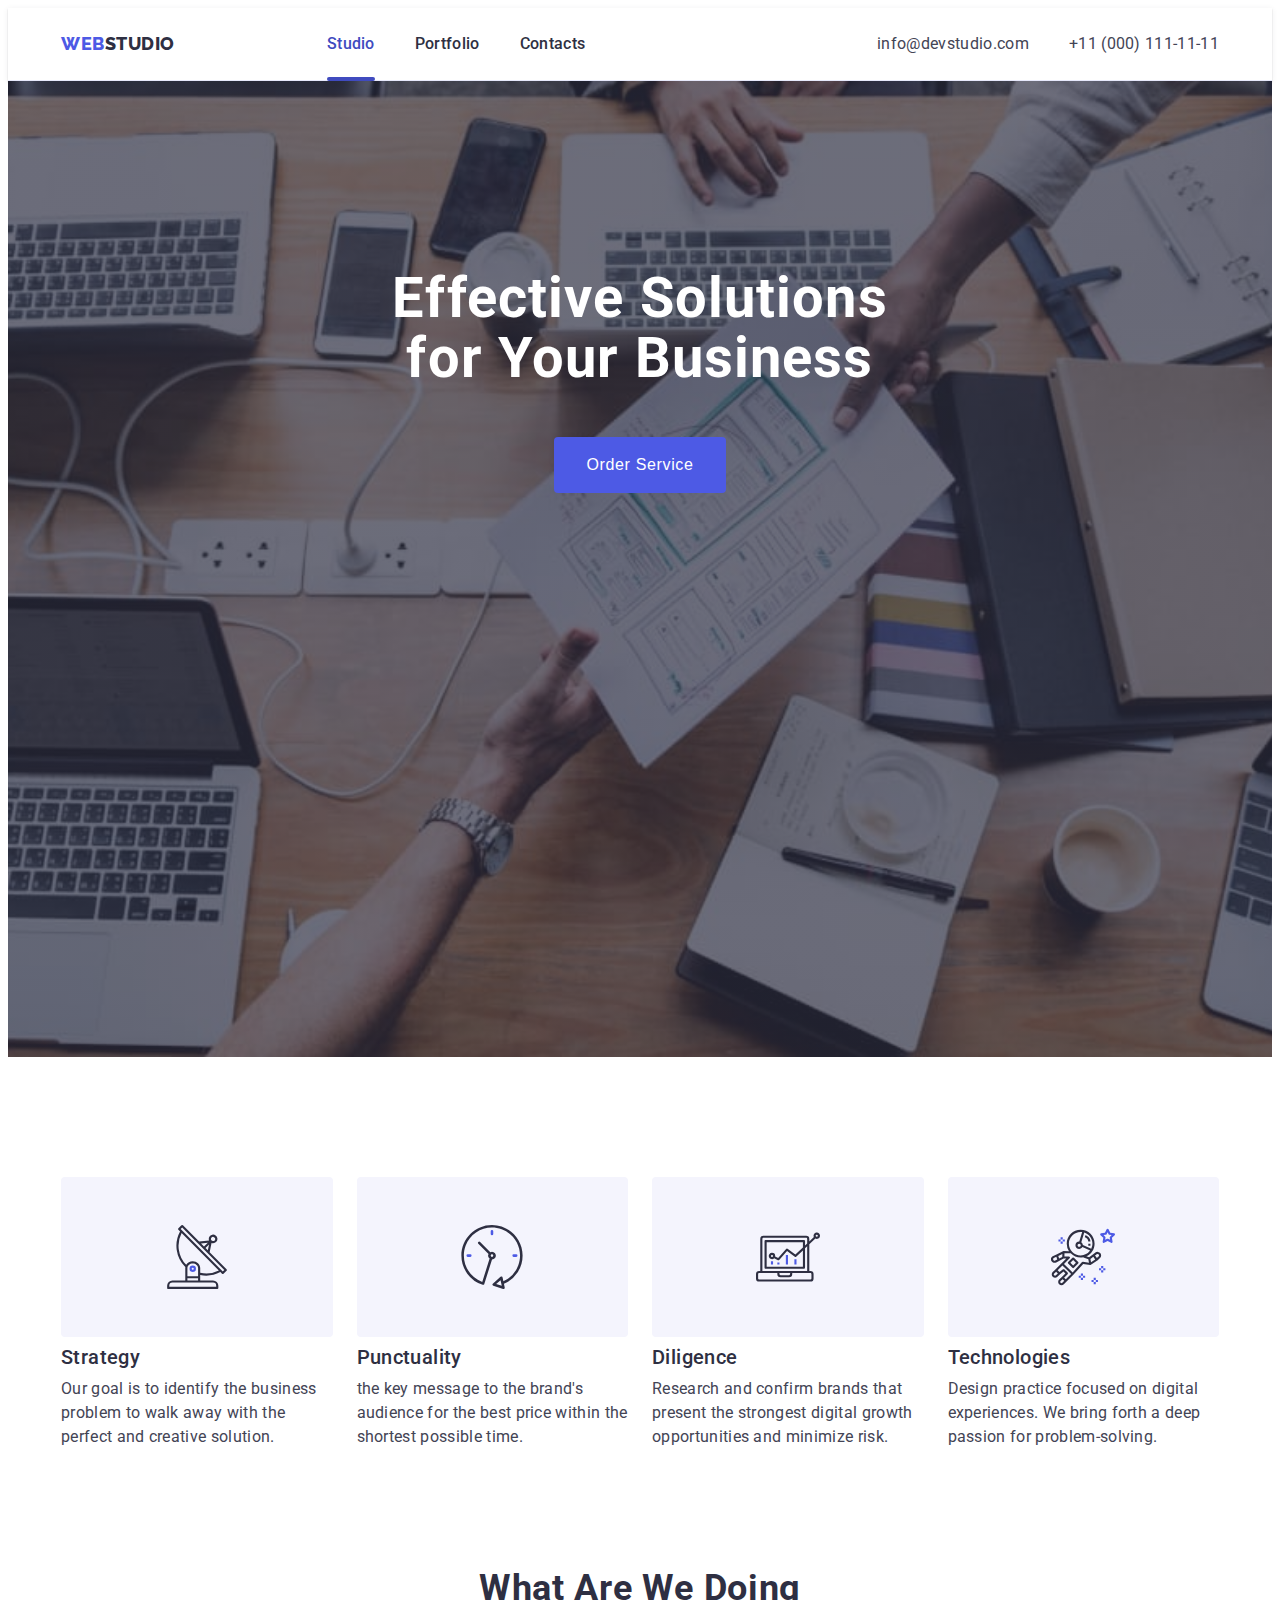
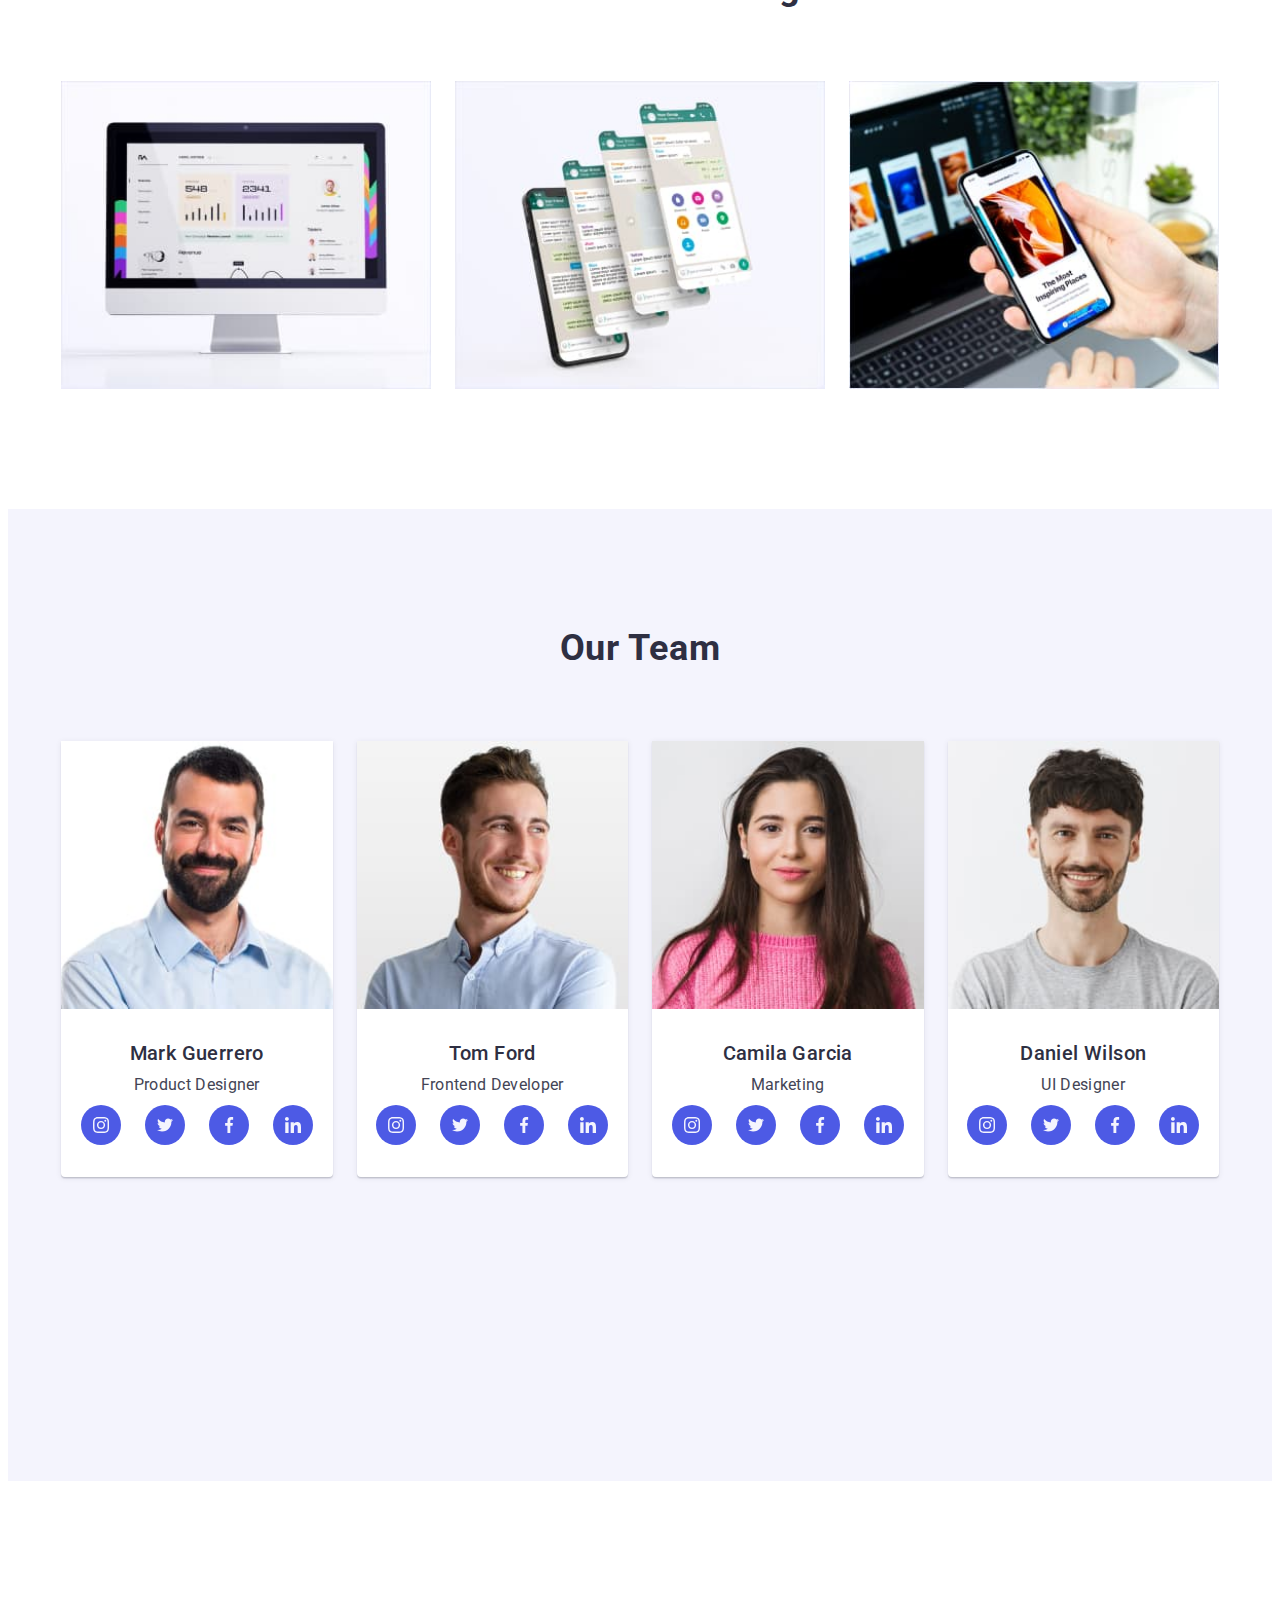
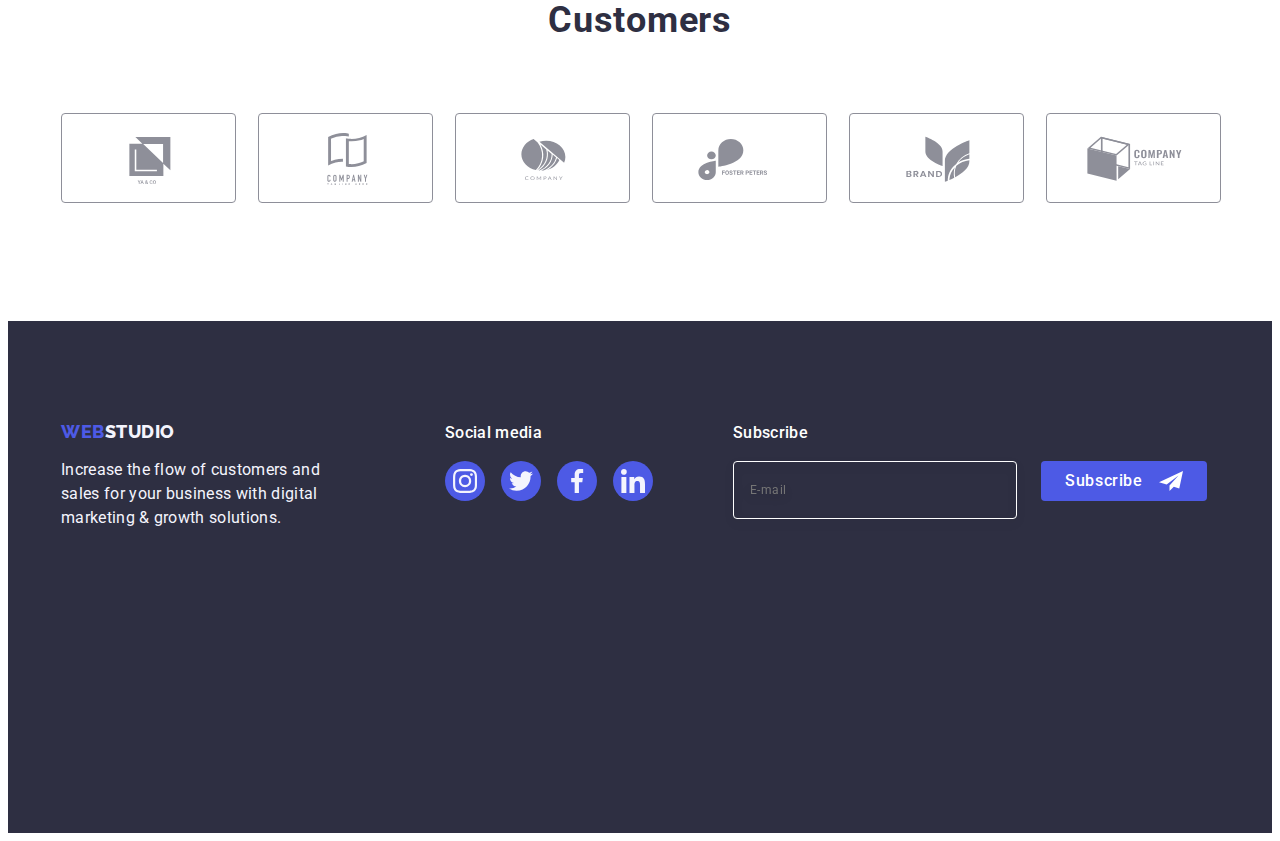
<file: index.html>
<!DOCTYPE html>
<html lang="en">
  <head>
    <meta charset="utf-8" />
    <meta name="GoIT Tygran project" content="width=device-width" />
    <title>WebStudio</title>

    <link rel="preconnect" href="https://fonts.googleapis.com" />
    <link rel="preconnect" href="https://fonts.gstatic.com" crossorigin />
    <link
      href="https://fonts.googleapis.com/css2?family=Raleway:wght@400;500;600;700;800;900&family=Roboto:ital,wght@0,100;0,300;0,400;0,500;0,700;0,900;1,100;1,300;1,400;1,500;1,700;1,900&display=swap"
      rel="stylesheet"
    />
    <link rel="preconnect" href="https://fonts.googleapis.com" />
    <link rel="preconnect" href="https://fonts.gstatic.com" crossorigin />
    <link
      href="https://fonts.googleapis.com/css2?family=Raleway:ital,wght@0,100;0,200;0,300;0,400;0,500;0,600;0,700;0,800;0,900;1,100;1,200;1,300;1,400;1,500;1,600;1,700;1,800;1,900&family=Roboto:ital,wght@0,100;0,300;0,400;0,500;0,700;0,900;1,100;1,300;1,400;1,500;1,700;1,900&display=swap"
      rel="stylesheet"
    />
    <link
      rel="stylesheet"
      href="https://cdnjs.cloudflare.com/ajax/libs/modern-normalize/2.0.0/modern-normalize.min.css"
      integrity="sha512-4xo8blKMVCiXpTaLzQSLSw3KFOVPWhm/TRtuPVc4WG6kUgjH6J03IBuG7JZPkcWMxJ5huwaBpOpnwYElP/m6wg=="
      crossorigin="anonymous"
      referrerpolicy="no-referrer"
    />

    <link rel="stylesheet" href="./css/styles.css" />
  </head>
  <body>
    <header class="header">
      <div class="container header-container">
        <nav class="header-nav">
          <a href="./index.html" class="logo link"
            >Web<span class="logo-accent-dark">Studio</span>
          </a>
          <ul class="header-nav-list list">
            <li>
              <a
                href="./index.html"
                class="nav-item list-link link current active"
                >Studio</a
              >
            </li>
            <li>
              <a href="./portfolio.html" class="nav-item list-link link"
                >Portfolio</a
              >
            </li>
            <li>
              <a href="" class="nav-item list-link link">Contacts</a>
            </li>
          </ul>
        </nav>
        <address class="contacts">
          <ul class="header-contacts list">
            <li>
              <a
                href="mailto:info@devstudio.com"
                class="contacts-list-item link"
                >info@devstudio.com</a
              >
            </li>
            <li>
              <a href="tel:+110001111111" class="contacts-list-item link"
                >+11 (000) 111-11-11</a
              >
            </li>
          </ul>
        </address>
      </div>
    </header>

    <main>
      <section class="solutions solutions-container">
        <div class="container">
          <h1 class="solutions-title">Effective Solutions for Your Business</h1>
          <button type="button" class="order-btn" data-modal-open>
            Order Service
          </button>
        </div>
      </section>

      <section class="principals">
        <div class="container">
          <h2 class="visually-hidden">Features</h2>
          <ul class="principals-list list">
            <li class="principals-item">
              <div class="principals-item-box">
                <svg class="principals-icon" width="64" height="64">
                  <use href="./images/icons.svg#icon-antenna-1"></use>
                </svg>
              </div>
              <h3 class="principals-subtitle">Strategy</h3>
              <p class="paragraph-text">
                Our goal is to identify the business problem to walk away with
                the perfect and creative solution.
              </p>
            </li>

            <li class="principals-item">
              <div class="principals-item-box">
                <svg class="principals-icon" width="64" height="64">
                  <use href="./images/icons.svg#icon-clock-1"></use>
                </svg>
              </div>
              <h3 class="principals-subtitle">Punctuality</h3>
              <p class="paragraph-text">
                the key message to the brand's audience for the best price
                within the shortest possible time.
              </p>
            </li>

            <li class="principals-item">
              <div class="principals-item-box">
                <svg class="principals-icon" width="64" height="64">
                  <use href="./images/icons.svg#icon-diagram-1"></use>
                </svg>
              </div>
              <h3 class="principals-subtitle">Diligence</h3>
              <p class="paragraph-text">
                Research and confirm brands that present the strongest digital
                growth opportunities and minimize risk.
              </p>
            </li>

            <li class="principals-item">
              <div class="principals-item-box">
                <svg class="principals-icon" width="64" height="64">
                  <use href="./images/icons.svg#icon-astronaut-1"></use>
                </svg>
              </div>
              <h3 class="principals-subtitle">Technologies</h3>
              <p class="paragraph-text">
                Design practice focused on digital experiences. We bring forth a
                deep passion for problem-solving.
              </p>
            </li>
          </ul>
        </div>
      </section>

      <section class="activities">
        <div class="container">
          <h2 class="activities-title">What are we doing</h2>
          <ul class="activities-list list">
            <li class="activities-item">
              <img
                src="./images/img_1.jpg"
                alt="desktop"
                width="360"
                height="300"
              />
            </li>
            <li class="activities-item">
              <img
                src="./images/img_2.jpg"
                alt="mobile"
                width="360"
                height="300"
              />
            </li>
            <li class="activities-item">
              <img
                src="./images/img_3.jpg"
                alt="multyplatform"
                width="360"
                height="300"
              />
            </li>
          </ul>
        </div>
      </section>

      <section class="our-team">
        <div class="container">
          <h2 class="our-team-title">Our Team</h2>
          <ul class="our-team-list list">
            <li class="team-member">
              <img
                src="./images/img_Mark_G.jpg"
                alt="Team card 1"
                width="264"
                height="260"
              />
              <div class="team-member-text">
                <h3 class="team-subtitle">Mark Guerrero</h3>
                <p class="paragraph-text member-description">
                  Product Designer
                </p>
                <ul class="team-social-list list">
                  <li class="team-social-item">
                    <a
                      href="https://www.instagram.com/"
                      class="team-social-link link"
                    >
                      <svg class="social-icon" width="16" height="16">
                        <use href="./images/icons.svg#icon-instagram-2"></use>
                      </svg>
                    </a>
                  </li>
                  <li class="team-social-item">
                    <a
                      href="https://twitter.com/"
                      class="team-social-link link"
                    >
                      <svg class="social-icon" width="16" height="16">
                        <use href="./images/icons.svg#icon-twitter-1"></use>
                      </svg>
                    </a>
                  </li>
                  <li class="team-social-item">
                    <a
                      href="https://www.facebook.com/"
                      class="team-social-link link"
                    >
                      <svg class="social-icon" width="16" height="16">
                        <use href="./images/icons.svg#icon-facebook-1"></use>
                      </svg>
                    </a>
                  </li>
                  <li class="team-social-item">
                    <a
                      href="https://www.linkedin.com/"
                      class="team-social-link link"
                    >
                      <svg class="social-icon" width="16" height="16">
                        <use href="./images/icons.svg#icon-linkedin-1"></use>
                      </svg>
                    </a>
                  </li>
                </ul>
              </div>
            </li>
            <li class="team-member">
              <img
                src="./images/img_Tom_F.jpg"
                alt="Team card 2"
                width="264"
                height="260"
              />
              <div class="team-member-text">
                <h3 class="team-subtitle">Tom Ford</h3>
                <p class="paragraph-text member-description">
                  Frontend Developer
                </p>
                <ul class="team-social-list list">
                  <li class="team-social-item">
                    <a
                      href="https://www.instagram.com/"
                      class="team-social-link link"
                    >
                      <svg class="social-icon" width="16" height="16">
                        <use href="./images/icons.svg#icon-instagram-2"></use>
                      </svg>
                    </a>
                  </li>
                  <li class="team-social-item">
                    <a
                      href="https://twitter.com/"
                      class="team-social-link link"
                    >
                      <svg class="social-icon" width="16" height="16">
                        <use href="./images/icons.svg#icon-twitter-1"></use>
                      </svg>
                    </a>
                  </li>
                  <li class="team-social-item">
                    <a
                      href="https://www.facebook.com/"
                      class="team-social-link link"
                    >
                      <svg class="social-icon" width="16" height="16">
                        <use href="./images/icons.svg#icon-facebook-1"></use>
                      </svg>
                    </a>
                  </li>
                  <li class="team-social-item">
                    <a
                      href="https://www.linkedin.com/"
                      class="team-social-link link"
                    >
                      <svg class="social-icon" width="16" height="16">
                        <use href="./images/icons.svg#icon-linkedin-1"></use>
                      </svg>
                    </a>
                  </li>
                </ul>
              </div>
            </li>
            <li class="team-member">
              <img
                src="./images/img_Camila_G.jpg"
                alt="Team card 3"
                width="264"
                height="260"
              />
              <div class="team-member-text">
                <h3 class="team-subtitle">Camila Garcia</h3>
                <p class="paragraph-text member-description">Marketing</p>
                <ul class="team-social-list list">
                  <li class="team-social-item">
                    <a
                      href="https://www.instagram.com/"
                      class="team-social-link link"
                    >
                      <svg class="social-icon" width="16" height="16">
                        <use href="./images/icons.svg#icon-instagram-2"></use>
                      </svg>
                    </a>
                  </li>
                  <li class="team-social-item">
                    <a
                      href="https://twitter.com/"
                      class="team-social-link link"
                    >
                      <svg class="social-icon" width="16" height="16">
                        <use href="./images/icons.svg#icon-twitter-1"></use>
                      </svg>
                    </a>
                  </li>
                  <li class="team-social-item">
                    <a
                      href="https://www.facebook.com/"
                      class="team-social-link link"
                    >
                      <svg class="social-icon" width="16" height="16">
                        <use href="./images/icons.svg#icon-facebook-1"></use>
                      </svg>
                    </a>
                  </li>
                  <li class="team-social-item">
                    <a
                      href="https://www.linkedin.com/"
                      class="team-social-link link"
                    >
                      <svg class="social-icon" width="16" height="16">
                        <use href="./images/icons.svg#icon-linkedin-1"></use>
                      </svg>
                    </a>
                  </li>
                </ul>
              </div>
            </li>
            <li class="team-member">
              <img
                src="./images/img_Daniel_W.jpg"
                alt="Team card 4"
                width="264"
                height="260"
              />
              <div class="team-member-text">
                <h3 class="team-subtitle">Daniel Wilson</h3>
                <p class="paragraph-text member-description">UI Designer</p>
                <ul class="team-social-list list">
                  <li class="team-social-item">
                    <a
                      href="https://www.instagram.com/"
                      class="team-social-link link"
                    >
                      <svg class="social-icon" width="16" height="16">
                        <use href="./images/icons.svg#icon-instagram-2"></use>
                      </svg>
                    </a>
                  </li>
                  <li class="team-social-item">
                    <a
                      href="https://twitter.com/"
                      class="team-social-link link"
                    >
                      <svg class="social-icon" width="16" height="16">
                        <use href="./images/icons.svg#icon-twitter-1"></use>
                      </svg>
                    </a>
                  </li>
                  <li class="team-social-item">
                    <a
                      href="https://www.facebook.com/"
                      class="team-social-link link"
                    >
                      <svg class="social-icon" width="16" height="16">
                        <use href="./images/icons.svg#icon-facebook-1"></use>
                      </svg>
                    </a>
                  </li>
                  <li class="team-social-item">
                    <a
                      href="https://www.linkedin.com/"
                      class="team-social-link link"
                    >
                      <svg class="social-icon" width="16" height="16">
                        <use href="./images/icons.svg#icon-linkedin-1"></use>
                      </svg>
                    </a>
                  </li>
                </ul>
              </div>
            </li>
          </ul>
        </div>
      </section>

      <section class="customers">
        <div class="container">
          <h2 class="customers-title">Customers</h2>
          <ul class="customers-list list">
            <li class="customers-item">
              <a href="" class="customers-link link">
                <svg class="customers-icon" width="104" height="56">
                  <use href="./images/icons.svg#icon-Logo"></use>
                </svg>
              </a>
            </li>
            <li class="customers-item">
              <a href="" class="customers-link link">
                <svg class="customers-icon" width="104" height="56">
                  <use href="./images/icons.svg#icon-Logo_2"></use>
                </svg>
              </a>
            </li>
            <li class="customers-item">
              <a href="" class="customers-link link">
                <svg class="customers-icon" width="104" height="56">
                  <use href="./images/icons.svg#icon-Logo_3"></use>
                </svg>
              </a>
            </li>
            <li class="customers-item">
              <a href="" class="customers-link link">
                <svg class="customers-icon" width="104" height="56">
                  <use href="./images/icons.svg#icon-Logo_4"></use>
                </svg>
              </a>
            </li>
            <li class="customers-item">
              <a href="" class="customers-link link">
                <svg class="customers-icon" width="104" height="56">
                  <use href="./images/icons.svg#icon-Logo_5"></use>
                </svg>
              </a>
            </li>
            <li class="customers-item">
              <a href="" class="customers-link link">
                <svg class="customers-icon" width="104" height="56">
                  <use href="./images/icons.svg#icon-Logo_6"></use>
                </svg>
              </a>
            </li>
          </ul>
        </div>
      </section>
    </main>
    <!-----FOOTER------->
    <footer class="footer">
      <div class="footer-blocks container">
        <div class="footer-block-logo">
          <a href="./index.html" class="footer-logo logo link"
            >Web<span class="logo-accent-light">Studio</span></a
          >
          <p class="footer-text">
            Increase the flow of customers and sales for your business with
            digital marketing & growth solutions.
          </p>
        </div>
        <div class="footer-block-socials">
          <p class="footer-text footer-socials-title">Social media</p>
          <ul class="footer-socials-list list">
            <li class="footer-socials-item">
              <a href="" class="footer-socials-link link">
                <svg class="footer-social-icon" width="24" height="24">
                  <use href="./images/icons.svg#icon-instagram-2"></use>
                </svg>
              </a>
            </li>
            <li class="footer-socials-item">
              <a href="" class="footer-socials-link link">
                <svg class="footer-social-icon" width="24" height="24">
                  <use href="./images/icons.svg#icon-twitter-1"></use>
                </svg>
              </a>
            </li>
            <li class="footer-socials-item">
              <a href="" class="footer-socials-link link">
                <svg class="footer-social-icon" width="24" height="24">
                  <use href="./images/icons.svg#icon-facebook-1"></use>
                </svg>
              </a>
            </li>
            <li class="footer-socials-item">
              <a href="" class="footer-socials-link link">
                <svg class="footer-social-icon" width="24" height="24">
                  <use href="./images/icons.svg#icon-linkedin-1"></use>
                </svg>
              </a>
            </li>
          </ul>
        </div>
        <div class="footer-subscribe">
          <p class="footer-text footer-subscribe-title">Subscribe</p>
          <form class="footer-subscribe-form">
            <label class="footer-email-input">
              <input
                class="footer-input"
                type="email"
                placeholder="E-mail"
                name="footer-email"
              />
            </label>
            <button
              type="submit"
              class="footer-subscribe-title footer-subscribe-btn"
            >
              Subscribe
              <svg class="footer-subscribe-icon" width="24" height="24">
                <use href="./images/icons.svg#icon-Frame-3"></use>
              </svg>
            </button>
          </form>
        </div>
      </div>
    </footer>

    <div class="backdrop is-hidden" data-modal>
      <div class="modal">
        <button type="button" class="btn-close-modal" data-modal-close>
          <svg class="modal-icon-x" width="8" height="8">
            <use href="./images/icons.svg#icon-close-black-18dp-2-1"></use>
          </svg>
        </button>
        <p class="modal-title">Leave your contacts and we will call you back</p>
        <form class="modal-form">
          <div class="modal-field">
            <label for="user-name" class="label-text">Name</label>
            <div class="input-field">
              <input
                type="text"
                name="user-name"
                class="name-input"
                id="user-name"
                autofocus
                required
              />
              <svg class="modal-input-icon" width="18" height="24">
                <use href="./images/icons.svg#icon-person"></use>
              </svg>
            </div>
          </div>
          <div class="modal-field">
            <label for="user-phone" class="label-text">Phone</label>
            <div class="input-field">
              <input
                type="tel"
                name="phone"
                class="name-input"
                id="user-phone"
              />
              <svg class="modal-input-icon" width="18" height="24">
                <use href="./images/icons.svg#icon-phone-black-18dp-1"></use>
              </svg>
            </div>
          </div>
          <div class="modal-field">
            <label for="user-mail" class="label-text">Email</label>
            <div class="input-field">
              <input
                type="email"
                name="email"
                class="name-input"
                id="user-mail"
              />
              <svg class="modal-input-icon" width="18" height="24">
                <use href="./images/icons.svg#icon-email-black-18dp-1"></use>
              </svg>
            </div>
          </div>
          <div class="text-area">
            <label for="user-comment" class="label-text">Comment</label>
            <textarea
              name="user-comment"
              placeholder="Text input"
              id="user-comment"
              class="modal-textarea"
            ></textarea>
          </div>
          <div class="modal-check-box">
            <input
              type="checkbox"
              name="user-privacy"
              id="user-privacy"
              class="modal-check visually-hidden"
              value="true"
            />
            <label for="user-privacy" class="modal-terms">
              <span class="check-box">
                <svg class="check-icon" width="10" height="8">
                  <use href="./images/icons.svg#icon-check"></use>
                </svg>
              </span>
              I accept the terms and conditions of the &nbsp;
              <a href="" class="terms-link">Privacy Policy</a>
            </label>
          </div>
          <button type="submit" class="modal-btn">Send</button>
        </form>
      </div>
    </div>
    <script src="./js/modal.js"></script>
  </body>
</html>
</file>
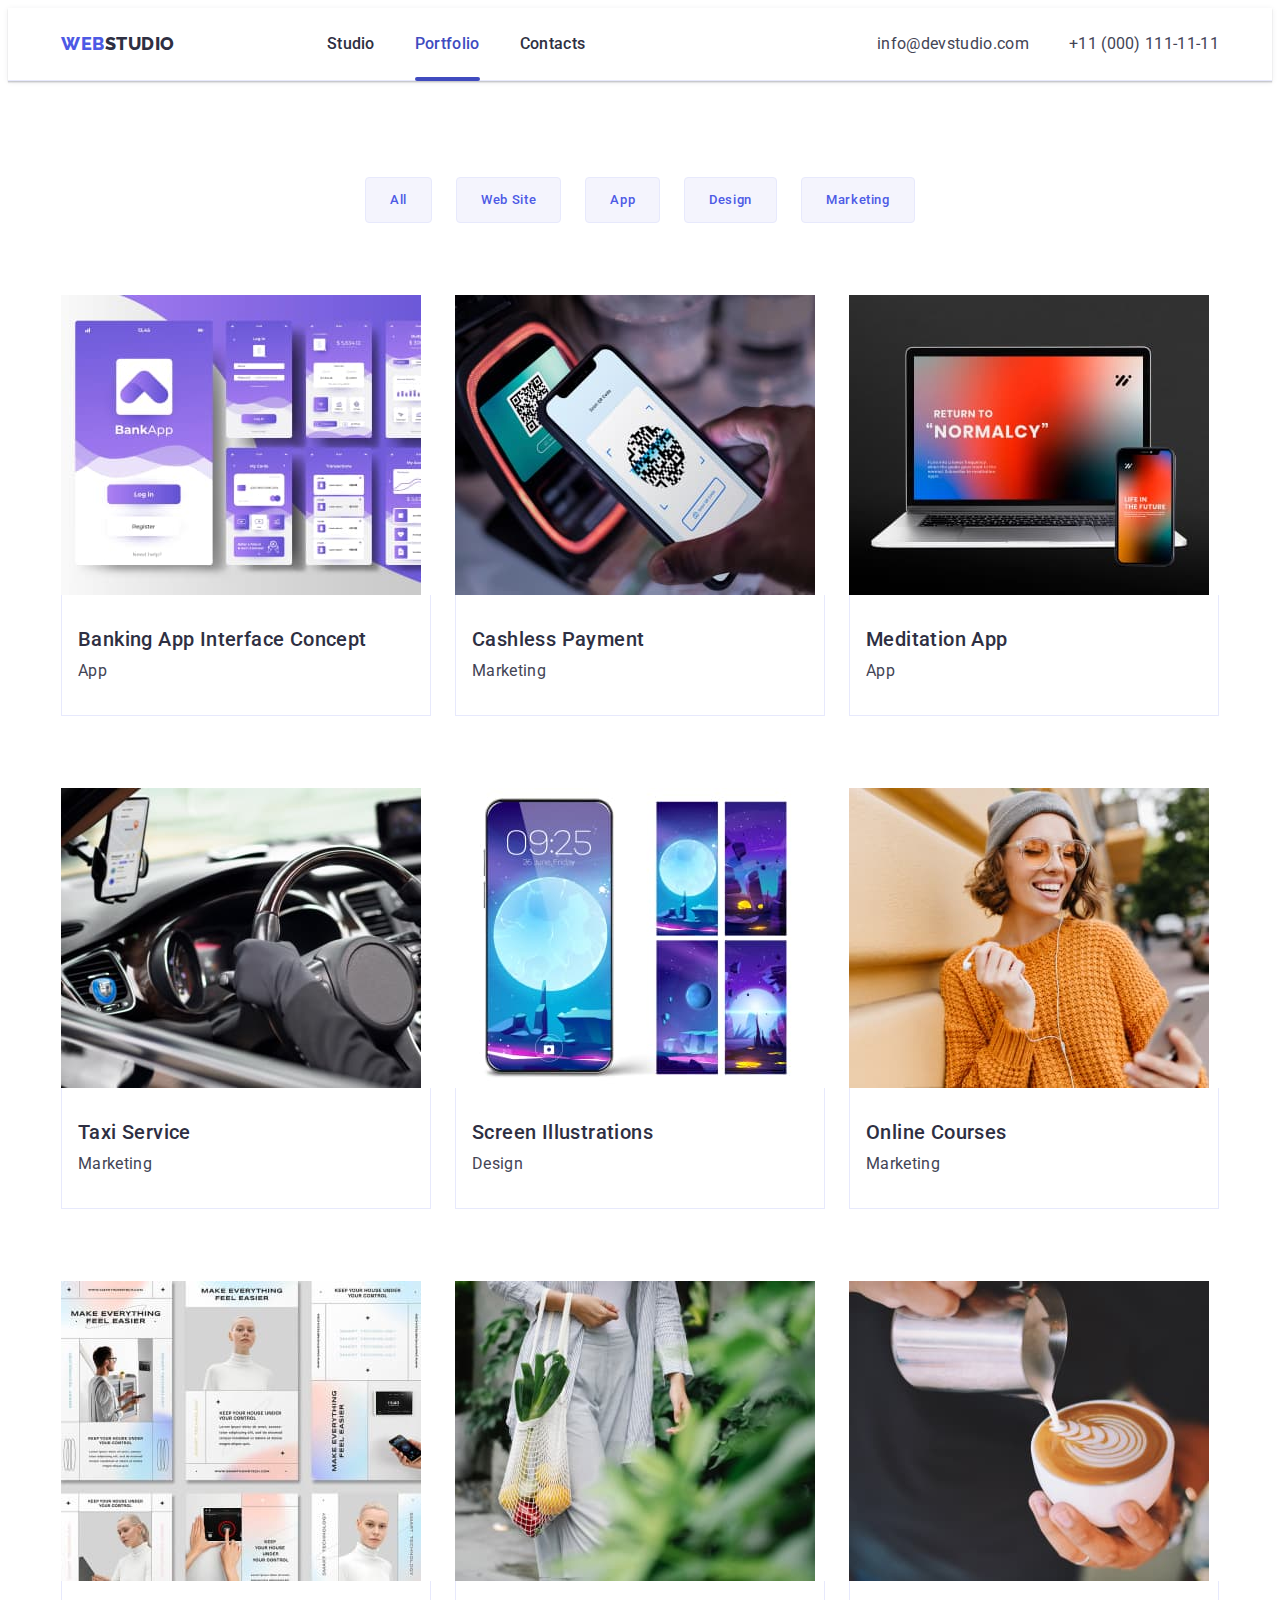
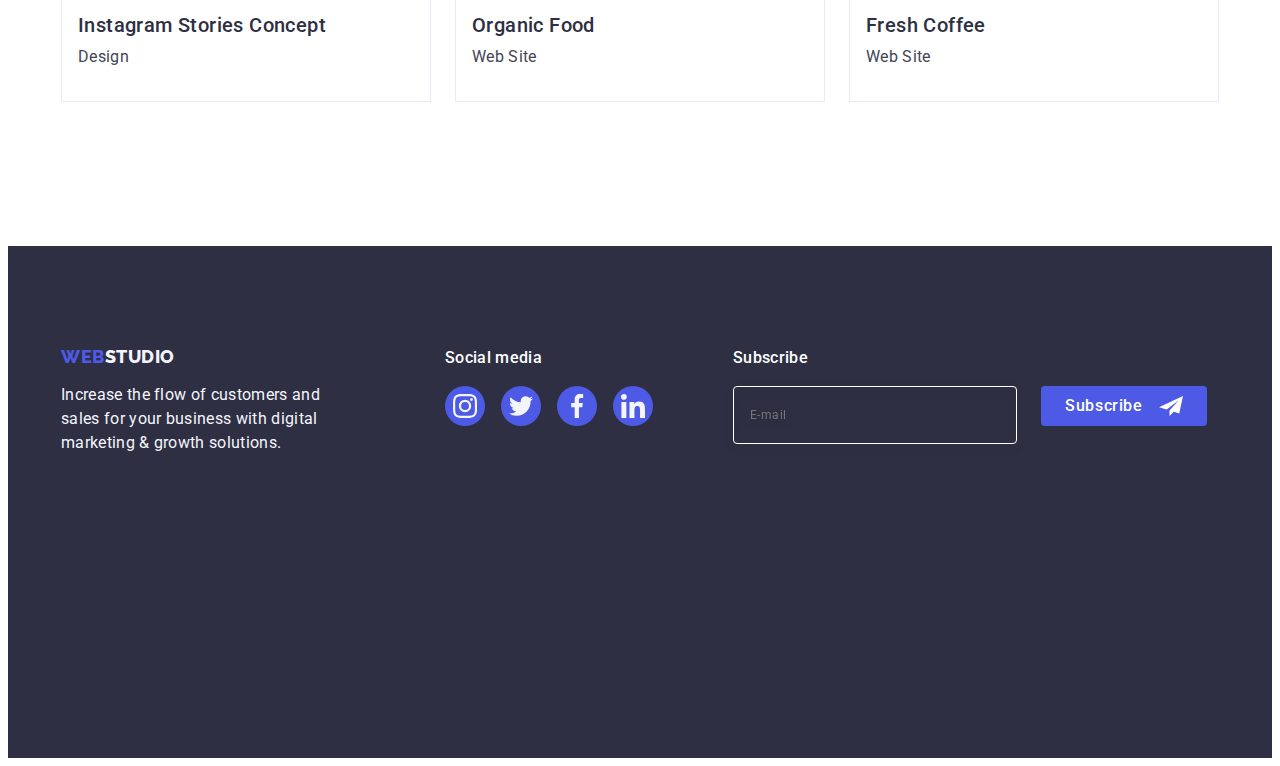
<file: portfolio.html>
<!DOCTYPE html>
<html lang="en">
  <head>
    <meta charset="UTF-8" />
    <meta name="viewport" content="width=device-width, initial-scale=1.0" />
    <title>Portfolio</title>
    <link rel="preconnect" href="https://fonts.googleapis.com" />
    <link rel="preconnect" href="https://fonts.gstatic.com" crossorigin />
    <link
      href="https://fonts.googleapis.com/css2?family=Raleway:wght@400;500;600;700;800;900&family=Roboto:ital,wght@0,100;0,300;0,400;0,500;0,700;0,900;1,100;1,300;1,400;1,500;1,700;1,900&display=swap"
      rel="stylesheet"
    />
    <link rel="preconnect" href="https://fonts.googleapis.com" />
    <link rel="preconnect" href="https://fonts.gstatic.com" crossorigin />
    <link
      href="https://fonts.googleapis.com/css2?family=Raleway:ital,wght@0,100;0,200;0,300;0,400;0,500;0,600;0,700;0,800;0,900;1,100;1,200;1,300;1,400;1,500;1,600;1,700;1,800;1,900&family=Roboto:ital,wght@0,100;0,300;0,400;0,500;0,700;0,900;1,100;1,300;1,400;1,500;1,700;1,900&display=swap"
      rel="stylesheet"
    />
    <link
      rel="stylesheet"
      href="https://cdnjs.cloudflare.com/ajax/libs/modern-normalize/2.0.0/modern-normalize.min.css"
      integrity="sha512-4xo8blKMVCiXpTaLzQSLSw3KFOVPWhm/TRtuPVc4WG6kUgjH6J03IBuG7JZPkcWMxJ5huwaBpOpnwYElP/m6wg=="
      crossorigin="anonymous"
      referrerpolicy="no-referrer"
    />
    <link rel="stylesheet" href="./css/styles.css" />
  </head>
  <body>
    <header class="header">
      <div class="header-container container">
        <nav class="header-nav">
          <a href="./index.html" class="logo link"
            >Web<span class="logo-accent-dark">Studio</span>
          </a>
          <ul class="header-nav-list list">
            <li>
              <a href="./index.html" class="nav-item list-link link">Studio</a>
            </li>
            <li>
              <a
                href="./portfolio.html"
                class="nav-item list-link link current active"
                >Portfolio</a
              >
            </li>
            <li>
              <a href="" class="nav-item list-link link">Contacts</a>
            </li>
          </ul>
        </nav>
        <address class="contacts">
          <ul class="header-contacts list">
            <li>
              <a
                href="mailto:info@devstudio.com"
                class="contacts-list-item link"
                >info@devstudio.com</a
              >
            </li>
            <li>
              <a href="tel:+110001111111" class="contacts-list-item link"
                >+11 (000) 111-11-11</a
              >
            </li>
          </ul>
        </address>
      </div>
    </header>

    <main>
      <section class="portfolio-hero">
        <div class="container">
          <h1 class="visually-hidden">Our projects</h1>

          <ul class="filters list">
            <li><button type="button" class="filter-btn">All</button></li>
            <li><button type="button" class="filter-btn">Web Site</button></li>
            <li><button type="button" class="filter-btn">App</button></li>
            <li><button type="button" class="filter-btn">Design</button></li>
            <li><button type="button" class="filter-btn">Marketing</button></li>
          </ul>

          <ul class="projects-wrap list">
            <li class="project-item">
              <a href="" class="link project-link">
                <div class="project-image">
                  <img
                    src="./images/bank_app_img.jpg"
                    alt="phone screen image"
                    width="360"
                    height="300"
                  />
                  <p class="project-image-overlay">
                    14 Stylish and User-Friendly App Design Concepts · Task
                    Manager App · Calorie Tracker App · Exotic Fruit Ecommerce
                    App · Cloud Storage App
                  </p>
                </div>
                <div class="projects-container">
                  <h2 class="projects-subtitle">
                    Banking App Interface Concept
                  </h2>
                  <p class="paragraph-text">App</p>
                </div>
              </a>
            </li>
            <li class="project-item">
              <a href="" class="link project-link">
                <div class="project-image">
                  <img
                    src="./images/cash_pay_img.jpg"
                    alt="devices image"
                    width="360"
                    height="300"
                  />
                  <p class="project-image-overlay">
                    14 Stylish and User-Friendly App Design Concepts · Task
                    Manager App · Calorie Tracker App · Exotic Fruit Ecommerce
                    App · Cloud Storage App
                  </p>
                </div>
                <div class="projects-container">
                  <h2 class="projects-subtitle">Cashless Payment</h2>
                  <p class="paragraph-text">Marketing</p>
                </div>
              </a>
            </li>
            <li class="project-item">
              <a href="" class="link project-link">
                <div class="project-image">
                  <img
                    src="./images/medit_app_img.jpg"
                    alt="posters image"
                    width="360"
                    height="300"
                  />
                  <p class="project-image-overlay">
                    14 Stylish and User-Friendly App Design Concepts · Task
                    Manager App · Calorie Tracker App · Exotic Fruit Ecommerce
                    App · Cloud Storage App
                  </p>
                </div>
                <div class="projects-container">
                  <h2 class="projects-subtitle">Meditation App</h2>
                  <p class="paragraph-text">App</p>
                </div>
              </a>
            </li>
            <li class="project-item">
              <a href="" class="link project-link">
                <div class="project-image">
                  <img
                    src="./images/taxi_img.jpg"
                    alt="desktops image"
                    width="360"
                    height="300"
                  />
                  <p class="project-image-overlay">
                    14 Stylish and User-Friendly App Design Concepts · Task
                    Manager App · Calorie Tracker App · Exotic Fruit Ecommerce
                    App · Cloud Storage App
                  </p>
                </div>
                <div class="projects-container">
                  <h2 class="projects-subtitle">Taxi Service</h2>
                  <p class="paragraph-text">Marketing</p>
                </div>
              </a>
            </li>
            <li class="project-item">
              <a href="" class="link project-link">
                <div class="project-image">
                  <img
                    src="./images/screen_img.jpg"
                    alt="contact-free payment image"
                    width="360"
                    height="300"
                  />
                  <p class="project-image-overlay">
                    14 Stylish and User-Friendly App Design Concepts · Task
                    Manager App · Calorie Tracker App · Exotic Fruit Ecommerce
                    App · Cloud Storage App
                  </p>
                </div>
                <div class="projects-container">
                  <h2 class="projects-subtitle">Screen Illustrations</h2>
                  <p class="paragraph-text">Design</p>
                </div>
              </a>
            </li>
            <li class="project-item">
              <a href="" class="link project-link">
                <div class="project-image">
                  <img
                    src="./images/courses_img.jpg"
                    alt="lady in yellow image"
                    width="360"
                    height="300"
                  />
                  <p class="project-image-overlay">
                    14 Stylish and User-Friendly App Design Concepts · Task
                    Manager App · Calorie Tracker App · Exotic Fruit Ecommerce
                    App · Cloud Storage App
                  </p>
                </div>
                <div class="projects-container">
                  <h2 class="projects-subtitle">Online Courses</h2>
                  <p class="paragraph-text">Marketing</p>
                </div>
              </a>
            </li>
            <li class="project-item">
              <a href="" class="link project-link">
                <div class="project-image">
                  <img
                    src="./images/insta_img.jpg"
                    alt="posters image"
                    width="360"
                    height="300"
                  />
                  <p class="project-image-overlay">
                    14 Stylish and User-Friendly App Design Concepts · Task
                    Manager App · Calorie Tracker App · Exotic Fruit Ecommerce
                    App · Cloud Storage App
                  </p>
                </div>
                <div class="projects-container">
                  <h2 class="projects-subtitle">Instagram Stories Concept</h2>
                  <p class="paragraph-text">Design</p>
                </div>
              </a>
            </li>
            <li class="project-item">
              <a href="" class="link project-link">
                <div class="project-image">
                  <img
                    src="./images/food_img.jpg"
                    alt="vagitbles image"
                    width="360"
                    height="300"
                  />
                  <p class="project-image-overlay">
                    14 Stylish and User-Friendly App Design Concepts · Task
                    Manager App · Calorie Tracker App · Exotic Fruit Ecommerce
                    App · Cloud Storage App
                  </p>
                </div>
                <div class="projects-container">
                  <h2 class="projects-subtitle">Organic Food</h2>
                  <p class="paragraph-text">Web Site</p>
                </div>
              </a>
            </li>
            <li class="project-item">
              <a href="" class="link project-link">
                <div class="project-image">
                  <img
                    src="./images/coffee_img.jpg"
                    alt="cappucino image"
                    width="360"
                    height="300"
                  />
                  <p class="project-image-overlay">
                    14 Stylish and User-Friendly App Design Concepts · Task
                    Manager App · Calorie Tracker App · Exotic Fruit Ecommerce
                    App · Cloud Storage App
                  </p>
                </div>
                <div class="projects-container">
                  <h2 class="projects-subtitle">Fresh Coffee</h2>
                  <p class="paragraph-text">Web Site</p>
                </div>
              </a>
            </li>
          </ul>
        </div>
      </section>
    </main>

    <footer class="footer">
      <div class="footer-blocks container">
        <div class="footer-block-logo">
          <a href="./index.html" class="footer-logo logo link"
            >Web<span class="logo-accent-light">Studio</span></a
          >
          <p class="footer-text">
            Increase the flow of customers and sales for your business with
            digital marketing & growth solutions.
          </p>
        </div>
        <div class="footer-block-socials">
          <p class="footer-text footer-socials-title">Social media</p>
          <ul class="footer-socials-list list">
            <li class="footer-socials-item">
              <a href="" class="footer-socials-link link">
                <svg class="footer-social-icon" width="24" height="24">
                  <use href="./images/icons.svg#icon-instagram-2"></use>
                </svg>
              </a>
            </li>
            <li class="footer-socials-item">
              <a href="" class="footer-socials-link link">
                <svg class="footer-social-icon" width="24" height="24">
                  <use href="./images/icons.svg#icon-twitter-1"></use>
                </svg>
              </a>
            </li>
            <li class="footer-socials-item">
              <a href="" class="footer-socials-link link">
                <svg class="footer-social-icon" width="24" height="24">
                  <use href="./images/icons.svg#icon-facebook-1"></use>
                </svg>
              </a>
            </li>
            <li class="footer-socials-item">
              <a href="" class="footer-socials-link link">
                <svg class="footer-social-icon" width="24" height="24">
                  <use href="./images/icons.svg#icon-linkedin-1"></use>
                </svg>
              </a>
            </li>
          </ul>
        </div>
        <div class="footer-subscribe">
          <p class="footer-text footer-subscribe-title">Subscribe</p>
          <form class="footer-subscribe-form">
            <label class="footer-email-input">
              <input
                class="footer-input"
                type="email"
                placeholder="E-mail"
                name="footer-email"
              />
            </label>
            <button
              type="submit"
              class="footer-subscribe-title footer-subscribe-btn"
            >
              Subscribe
              <svg class="footer-subscribe-icon" width="24" height="24">
                <use href="./images/icons.svg#icon-Frame-3"></use>
              </svg>
            </button>
          </form>
        </div>
      </div>
    </footer>
  </body>
</html>
</file>
<file: css/styles.css>
:root {
  --navyblue: #2e2f42;
  --iris: #4d5ae5;
  --cornflower: #e7e9fc;
  --white: #ffffff;
  --slate: #434455;
  --ocean: #404bbf;
  --cloud: #f4f4fd;
  --lightslate: #8e8f99;
  --dairy: #fcfcfc;
  --navyblue: #2e2f42;
}

p,
h1,
h2,
h3,
h4,
h5,
h6 {
  margin-top: 0;
  margin-bottom: 0;
}

ul,
ol {
  margin-top: 0;
  margin-bottom: 0;
  padding-left: 0;
}

body {
  color: #434455;
  background-color: #fff;
  font-family: Roboto, sans-serif;
  font-size: 16px;
}

img {
  display: block;
  width: 100%;
  height: auto;
}

.list {
  list-style-type: none;
}

.link {
  text-decoration: none;
}

.list-link {
  color: var(--navyblue);
  font-weight: 500;
  line-height: 1.5;
  letter-spacing: 0.02rem;
}

.list-link:hover,
.list-link:focus {
  color: #404bbf;
}

.paragraph-text {
  color: var(--slate);
  line-height: 1.5;
  letter-spacing: 0.02rem;
}

.container {
  padding: 0 15px;
  width: 1158px;
  margin: 0 auto;
}

.current::after {
  position: absolute;
  content: '';
  display: block;
  background-color: var(--ocean);
  left: 0;
  bottom: -1px;
  width: 100%;
  height: 4px;
  border-radius: 2px;
}

.current {
  transition: color 250ms cubic-bezier(0.4, 0, 0.2, 1);
  position: relative;
}

.active {
  color: var(--ocean);
}
/*-----------------------HEADER----------------------*/

.header {
  border-bottom: 1px solid #e7e9fc;
  box-shadow: 0px 2px 1px rgba(46, 47, 66, 0.08),
    0px 1px 1px rgba(46, 47, 66, 0.16), 0px 1px 6px rgba(46, 47, 66, 0.08);
}

.header-container {
  display: flex;
  align-items: center;
}

.header-nav {
  display: flex;
  gap: 76px;
  align-items: center;
}

.header-nav-list {
  display: flex;
  gap: 40px;
}

.nav-item {
  display: block;
  padding: 24px 0;
}

.header-contacts {
  display: flex;
  gap: 40px;
}

.contacts {
  font-style: normal;
  margin-left: auto;
}

.contacts-list-item {
  color: var(--slate);
  line-height: 1.5;
  letter-spacing: 0.02em;
  transition: color 250ms cubic-bezier(0.4, 0, 0.2, 1);
  position: relative;
}

.contacts .link:hover,
.contacts .link:focus {
  color: #404bbf;
}

.logo {
  color: var(--iris);
  font-size: 18px;
  font-family: Raleway, sans-serif;
  font-weight: 800;
  line-height: 1.17;
  letter-spacing: 0.03em;
  text-transform: uppercase;
  margin-right: 76px;
}

.logo-accent-dark {
  color: var(--navyblue);
}

.logo-accent-light {
  color: var(--cloud);
}

/*-----------------------SOLUTIONS----------------------*/
.solutions {
  height: 600px;
  padding: 188px 0;
}

.solutions-container {
  background-image: linear-gradient(
      rgba(46, 47, 66, 0.7),
      rgba(46, 47, 66, 0.7)
    ),
    url(../images/people-office_1.jpg);
  background-repeat: no-repeat;
  background-size: cover;
  max-width: 1440px;
  background-position: center;
  margin: 0 auto;
}

.solutions-title {
  color: var(--white, #fff);
  font-size: 56px;
  font-weight: 700;
  line-height: 1.07;
  letter-spacing: 0.02em;
  text-align: center;
  padding-bottom: 48px;
  width: 100%;
  max-width: 496px;
  margin: 0 auto;
}

.order-btn {
  display: block;
  color: var(--white);
  background: var(--iris);
  font-size: 16px;
  font-weight: 500;
  line-height: 1.5;
  letter-spacing: 0.04em;
  cursor: pointer;
  padding: 16px 32px;
  border-radius: 4px;
  border: none;
  gap: 10px;
  margin: 0 auto;
  min-width: 169px;
  height: 56px;
  transition: background-color 250ms cubic-bezier(0.4, 0, 0.2, 1);
}

.order-button:hover,
.order-button:focus {
  background-color: #404bbf;
}

/*-----------------------PRINCIPALS----------------------*/

.principals {
  padding: 120px 0;
}

.principals-list {
  display: flex;
  gap: 24px;
}

.principals-item-box {
  background-color: var(--cloud);
  padding: 24px 100px;
  margin-bottom: 8px;
  display: flex;
  align-items: center;
  justify-content: center;
  height: 112px;
  border-radius: 4px;
}

.principals-subtitle {
  color: var(--navyblue);
  font-size: 20px;
  font-weight: 500;
  line-height: 1.2;
  letter-spacing: 0.02em;
  margin-bottom: 8px;
}

.principals-item {
  flex-basis: calc((100% - 3 * 24px) / 4);
}

/*-----------------------ACTIVITIES----------------------*/

.activities {
  padding-bottom: 120px;
}

.visually-hidden {
  position: absolute;
  width: 1px;
  height: 1px;
  margin: -1px;
  border: 0;
  padding: 0;
  white-space: nowrap;
  clip-path: inset(100%);
  clip: rect(0 0 0 0);
  overflow: hidden;
}

.activities-title {
  color: var(--navyblue);
  font-size: 36px;
  font-weight: 700;
  line-height: 1.11;
  letter-spacing: 0.02em;
  text-transform: capitalize;
  text-align: center;
  margin-bottom: 72px;
}

.activities-list {
  display: flex;
  gap: 24px;
}

.activities-item {
  flex-basis: calc((100% - 2 * 24px) / 3);
}

/*-----------------------TEAM----------------------*/

.our-team {
  background-color: var(--cloud);
  height: 732px;
  padding: 120px 0;
}

.our-team-container {
}

.our-team-title {
  color: var(--navyblue);
  font-size: 36px;
  font-weight: 700;
  line-height: 1.11;
  letter-spacing: 0.02em;
  text-transform: capitalize;
  text-align: center;
  margin-bottom: 72px;
}

.our-team-list {
  display: flex;
  margin: 0 auto;
  padding-bottom: 120px;
  gap: 24px;
}

.team-subtitle {
  color: var(--navyblue);
  font-size: 20px;
  font-weight: 500;
  line-height: 1.2;
  letter-spacing: 0.02em;
  text-align: center;
  margin-bottom: 8px;
}

.team-social-list {
  display: flex;
  flex-direction: row;
  gap: 24px;
  justify-content: center;
}

.team-social-item {
  width: 40px;
  height: 40px;
}

.team-social-link {
  width: 100%;
  height: 100%;
  background-color: var(--iris);
  border-radius: 50%;
  display: flex;
  align-items: center;
  justify-content: center;
  transition: background-color 250ms cubic-bezier(0.4, 0, 0.2, 1);
}

.team-social-link:hover,
.team-social-link:focus {
  background-color: var(--ocean);
}

.social-icon {
  max-width: 100%;
  height: auto;
  fill: var(--cloud);
}

.team-member {
  background-color: #fff;
  flex-basis: calc((100% - 3 * 24px) / 4);
  border-radius: 0px 0px 4px 4px;
  box-shadow: 0px 1px 6px rgba(46, 47, 66, 0.08),
    0px 1px 1px rgba(46, 47, 66, 0.16), 0px 2px 1px rgba(46, 47, 66, 0.08);
}

.team-member-text {
  padding: 32px 0;
}

.member-description {
  text-align: center;
  margin-bottom: 8px;
}

/*-----------------------CUSTOMERS----------------------*/
.customers {
  padding: 120px 0;
}
.customers-title {
  color: var(--navyblue);
  font-size: 36px;
  font-weight: 700;
  line-height: 1.11;
  letter-spacing: 0.02em;
  text-transform: capitalize;
  text-align: center;
  margin-bottom: 72px;
}
.customers-list {
  display: flex;
  gap: 24px;
  justify-content: center;
}

.customers-item {
  width: calc((100% - 5 * 24px) / 6);
  height: 88px;
  /*   padding: 16px 32px;
  border-radius: 4px;
  border: 1px solid var(--lightslate, #8e8f99); */
}

.customers-link {
  display: flex;
  width: 100%;
  height: 100%;
  justify-content: center;
  align-items: center;
  border: 1px solid var(--lightslate);
  color: var(--lightslate);
  border-radius: 4px;
  transition: border-color 250ms cubic-bezier(0.4, 0, 0.2, 1),
    color 250ms cubic-bezier(0.4, 0, 0.2, 1);
}

.customers-link:hover,
.customers-link:focus {
  color: #404bbf;
  border-color: #404bbf;
}

.customers-link:hover .customers-icon,
.customers-link:focus .customers-icon {
  color: #404bbf;
  border-color: #404bbf;
}

.customers-icon {
  fill: currentColor;
}

/*-----------------------FOOTER----------------------*/

.footer {
  background-color: var(--navyblue);
  height: 312px;
  padding: 100px 0;
}

.footer-blocks {
  display: flex;
  align-items: baseline;
}
.footer-text {
  color: var(--cloud);
  line-height: 1.5;
  letter-spacing: 0.02rem;
  max-width: 264px;
}

.footer-socials-title {
  font-weight: 500;
  font-size: 16px;
  margin-bottom: 16px;
  line-height: 1.5;
  letter-spacing: 0.02rem;
  color: var(--white);
}

.footer-subscribe {
  margin-left: 80px;
}

.footer-subscribe-title {
  font-weight: 500;
  font-size: 16px;
  margin-bottom: 16px;
  letter-spacing: 0.02rem;
  color: var(--white);
}

.footer-subscribe-form {
  display: flex;
  gap: 24px;
}

.footer-subscribe-btn {
  display: flex;
  min-width: 165px;
  height: 40px;
  padding: 8px 24px;
  justify-content: center;
  align-items: center;
  font-family: 'Roboto', sans-serif;
  font-size: 16px;
  font-weight: 500;
  line-height: 1.5;
  color: var(--white);
  cursor: pointer;
  border: none;
  border-radius: 4px;
  background: var(--iris, #4d5ae5);
  letter-spacing: 0.04rem;
  /*   padding: 8px 24px;
  text-align: center;
  margin-bottom: 0; */
}

.footer-subscribe-icon {
  margin-left: 16px;
  /*   max-width: 100%;
  height: auto;*/
  fill: var(--white);
}
.footer-subscribe-wrap {
  display: flex;
  gap: 24px;
  align-items: center;
}

.footer-block-logo {
  margin-right: 120px;
}

.footer-logo {
  display: inline-block;
  margin-bottom: 16px;
  margin-right: 120px;
}

.footer-socials-list {
  display: flex;
  gap: 16px;
}

.footer-socials-item {
  width: 40px;
  height: 40px;
}

.footer-socials-link {
  width: 100%;
  height: 100%;
  display: flex;
  background-color: var(--iris);
  border-radius: 50%;
  justify-content: center;
  align-items: center;
  transition: background-color 250ms cubic-bezier(0.4, 0, 0.2, 1);
}

.footer-socials-link:hover,
.footer-socials-link:focus {
  background-color: #31d0aa;
}

.footer-social-icon {
  max-width: 100%;
  height: auto;
  fill: var(--cloud);
}

.footer-input {
  display: block;
  background-color: transparent;
  padding-top: 8px;
  padding-bottom: 8px;
  padding-left: 16px;
  color: var(--white, #fff);
  font-family: Roboto;
  font-size: 12px;
  font-style: normal;
  font-weight: 400;
  line-height: 1.5em;
  letter-spacing: 0.04em;
  border-radius: 4px;
  width: 264px;
  height: 40px;
  border: 1px solid var(--white, #fff);
  filter: drop-shadow(0px 4px 4px rgba(0, 0, 0, 0.15));
}

/*-----------------------PORTFOLIO----------------------*/

.portfolio-hero {
  padding-top: 96px;
  padding-bottom: 120px;
}

/*-----------------------PORTFOLIO-FILTERS----------------------*/

.filter-btn {
  color: var(--iris);
  border: 1px solid var(--cornflower);
  background-color: var(--cloud);
  font-family: Roboto, sans-serif;
  font-weight: 500;
  line-height: 1.5;
  letter-spacing: 0.04rem;
  cursor: pointer;
  padding: 12px 24px;
  border-radius: 4px;
  transition: color 250ms cubic-bezier(0.4, 0, 0.2, 1),
    background-color 250ms cubic-bezier(0.4, 0, 0.2, 1),
    border-color 250ms cubic-bezier(0.4, 0, 0.2, 1),
    box-shadow 250ms cubic-bezier(0.4, 0, 0.2, 1);
}

.filter-btn:hover,
.filter-btn:focus {
  color: #fff;
  background-color: #404bbf;
  border: 1px solid transparent;
  font-family: Roboto, sans-serif;
  font-weight: 500;
  line-height: 1.5;
  letter-spacing: 0.04rem;
  cursor: pointer;
  box-shadow: 0px 3px 1px rgba(0, 0, 0, 0.1), 0px 2px 1px rgba(0, 0, 0, 0.08),
    0px 2px 2px rgba(0, 0, 0, 0.12);
}

.filters {
  display: flex;
  gap: 24px;
  justify-content: center;
  margin-bottom: 72px;
}

.filter-btn-item {
}

/*-----------------------PORTFOLIO-PROJECTS----------------------*/
.projects-wrap {
  display: flex;
  flex-wrap: wrap;
  column-gap: 24px;
  row-gap: 48px;
}

.projects-subtitle {
  color: var(--navyblue);
  font-size: 20px;
  font-weight: 500;
  line-height: 1.2;
  letter-spacing: 0.02em;
}

.projects-container {
  padding: 32px 16px;
  gap: 16px;
  border: 1px solid var(--cornflower);
  border-top: none;
}

.project-link {
  display: block;
  transition: box-shadow 250ms cubic-bezier(0.4, 0, 0.2, 1);
  overflow: hidden;
}

.project-link:hover,
.project-link:focus {
  box-shadow: 0px 1px 6px rgba(46, 47, 66, 0.08),
    0px 1px 1px rgba(46, 47, 66, 0.16), 0px 2px 1px rgba(46, 47, 66, 0.08);
}

.project-image-overlay {
  position: absolute;
  top: 0;
  left: 0;
  width: 100%;
  height: 100%;
  padding: 40px 32px 164px 32px;
  background-color: var(--iris);
  color: var(--cloud);
  line-height: 1.5;
  letter-spacing: 0.02em;
  padding: 40px 32px;
  opacity: 90%;
  transform: translateY(100%);
  transition: transform 250ms cubic-bezier(0.4, 0, 0.2, 1);
}

.project-link:hover .project-image-overlay {
  transform: translateY(0);
}
.project-link:focus .project-image-overlay {
  transform: translateY(0);
}

.project-item {
  margin-bottom: 24px;
  width: calc((100% - 48px) / 3);
}

.projects-subtitle {
  margin-bottom: 8px;
}

.project-image {
  position: relative;
  width: 360px;
  height: 300px;
  overflow: hidden;
}

/*-----------------------INEX-MODAL----------------------*/

.backdrop {
  width: 100%;
  height: 100%;
  position: fixed;
  top: 0;
  background-color: rgba(46, 47, 66, 0.4);
  display: flex;
  justify-content: center;
  align-items: center;
  transition: opacity 250ms cubic-bezier(0.4, 0, 0.2, 1),
    visibility 250ms cubic-bezier(0.4, 0, 0.2, 1);
}

.modal {
  width: 408px;
  min-height: 584px;
  background-color: var(--dairy);
  border-radius: 4px;
  position: absolute;
  left: 50%;
  top: 39%;
  transform: translate(-50%, -50%);
  box-shadow: 0px 1px 1px rgba(0, 0, 0, 0.14), 0px 1px 3px rgba(0, 0, 0, 0.12),
    0px 2px 1px rgba(0, 0, 0, 0.2);
  transition: transform 250ms cubic-bezier(0.4, 0, 0.2, 1);
  padding-top: 72px;
  padding-bottom: 24px;
  padding-right: 24px;
  padding-left: 24px;
}

.btn-close-modal {
  border: 1px solid var(--slate);
  background-color: #e7e9fc;
  width: 24px;
  height: 24px;
  border: 1px solid rgba(0, 0, 0, 0.1);
  border-radius: 50%;
  display: flex;
  position: absolute;
  top: 24px;
  right: 24px;
  align-items: center;
  justify-content: center;
  padding: 0;
  cursor: pointer;
  transition: background-color 250ms cubic-bezier(0.4, 0, 0.2, 1),
    border 250ms cubic-bezier(0.4, 0, 0.2, 1);
}

.btn-close-modal:hover,
.btn-close-modal:focus {
  background-color: var(--ocean);
  border: none;
}

.modal-icon-x {
  position: absolute;
  top: 7px;
  left: 7px;
  transition: fill 250ms cubic-bezier(0.4, 0, 0.2, 1);
}

.btn-close-modal:hover .modal-icon-x,
.btn-close-modal:focus .modal-icon-x {
  fill: var(--white);
}

.is-hidden {
  opacity: 0;
  visibility: hidden;
  pointer-events: none;
}

.modal-title {
  color: var(--navyblue, #2e2f42);
  text-align: center;
  font-weight: 500;
  line-height: 1.5;
  letter-spacing: 0.02em;
  margin: 0 auto;
  margin-bottom: 16px;
  height: 24px;
}

.name-input {
  border-radius: 4px;
  width: 100%;
  height: 40px;
  background-color: transparent;
  outline: transparent;
  padding-left: 38px;
  border: 1px solid rgba(46, 47, 66, 0.4);
  transition: border-color 250ms cubic-bezier(0.4, 0, 0.2, 1);
}

.modal-textarea {
  border: 1px solid rgba(46, 47, 66, 0.4);
  border-radius: 4px;
  width: 100%;
  height: 120px;
  background-color: transparent;
  font-size: 12px;
  line-height: 1.17;
  letter-spacing: 0.04em;
  color: rgba(46, 47, 66, 0.4);
  padding: 8px 16px;
  resize: none;
  outline: transparent;
  transition: border-color 250ms cubic-bezier(0.4, 0, 0.2, 1);
}

.name-input:hover,
.name-input:focus {
  border-color: var(--iris);
}

.name-input:hover + .modal-input-icon,
.name-input:focus + .modal-input-icon {
  fill: var(--iris);
}

.text-area {
  margin-bottom: 16px;
}

.modal-textarea:hover,
.modal-textarea:focus {
  border-color: var(--iris);
}

.label-text {
  display: block;
  color: var(--lightslate, #8e8f99);
  font-size: 12px;
  line-height: 1.17; /* 116.667% */
  letter-spacing: 0.04em;
  margin-bottom: 4px;
}

/* .label-text-comment:focus,
.label-text-comment:hover {
  border-color: var(--iris);
}
 */
.modal-form {
  margin-bottom: 8px;
}

.modal-btn {
  display: block;
  color: var(--white);
  padding: 16px 32px;
  border-radius: 4px;
  background: var(--iris, #4d5ae5);
  box-shadow: 0px 4px 4px 0px rgba(0, 0, 0, 0.15);
  min-width: 169px;
  min-height: 56px;
  font-family: 'Roboto', sans-serif;
  font-size: 16px;
  font-weight: 500;
  line-height: 1.5;
  letter-spacing: 0.04em;
  margin: 0 auto;
  cursor: pointer;
  transition: background-color 250ms cubic-bezier(0.4, 0, 0.2, 1);
  border: none;
}

.modal-terms {
  display: flex;
  align-items: center;
  font-size: 12px;
  color: var(--lightslate);
  line-height: 1.17; /* 116.667% */
  letter-spacing: 0.04em;
}

.terms-link {
  font-size: 12px;
  color: var(--iris);
  line-height: 1.33;
  letter-spacing: 0.04em;
  text-decoration-line: underline;
}

.modal-field {
  position: relative;
  margin-bottom: 8px;
}

.modal-check-box {
  margin-bottom: 24px;
}

.input-field {
  position: relative;
  cursor: pointer;
}

.modal-input-icon {
  position: absolute;
  top: 50%;
  left: 16px;
  fill: var(--navyblue);
  transform: translateY(-50%);
  transition: fill 250ms cubic-bezier(0.4, 0, 0.2, 1);
}

.check-icon {
  fill: transparent;
}

.modal-terms {
  display: block;
  align-items: center;
  margin-right: 8px;
}

.check-box {
  display: inline-flex;
  align-items: center;
  justify-content: center;
  width: 16px;
  height: 16px;
  border-radius: 2px;
  border: 1px solid rgba(46, 47, 66, 0.4);
  margin-right: 8px;
  line-height: 1.17;
  transition: background-color 250ms cubic-bezier(0.4, 0, 0.2, 1),
    border 250ms cubic-bezier(0.4, 0, 0.2, 1),
    fill 250ms cubic-bezier(0.4, 0, 0.2, 1);
  fill: transparent;
}

.modal-check:checked + .modal-terms span {
  background-color: var(--ocean);
  border: none;
  fill: var(--cloud);
}

.modal-check:checked + .modal-terms svg {
  fill: var(--cloud);
}
</file>
